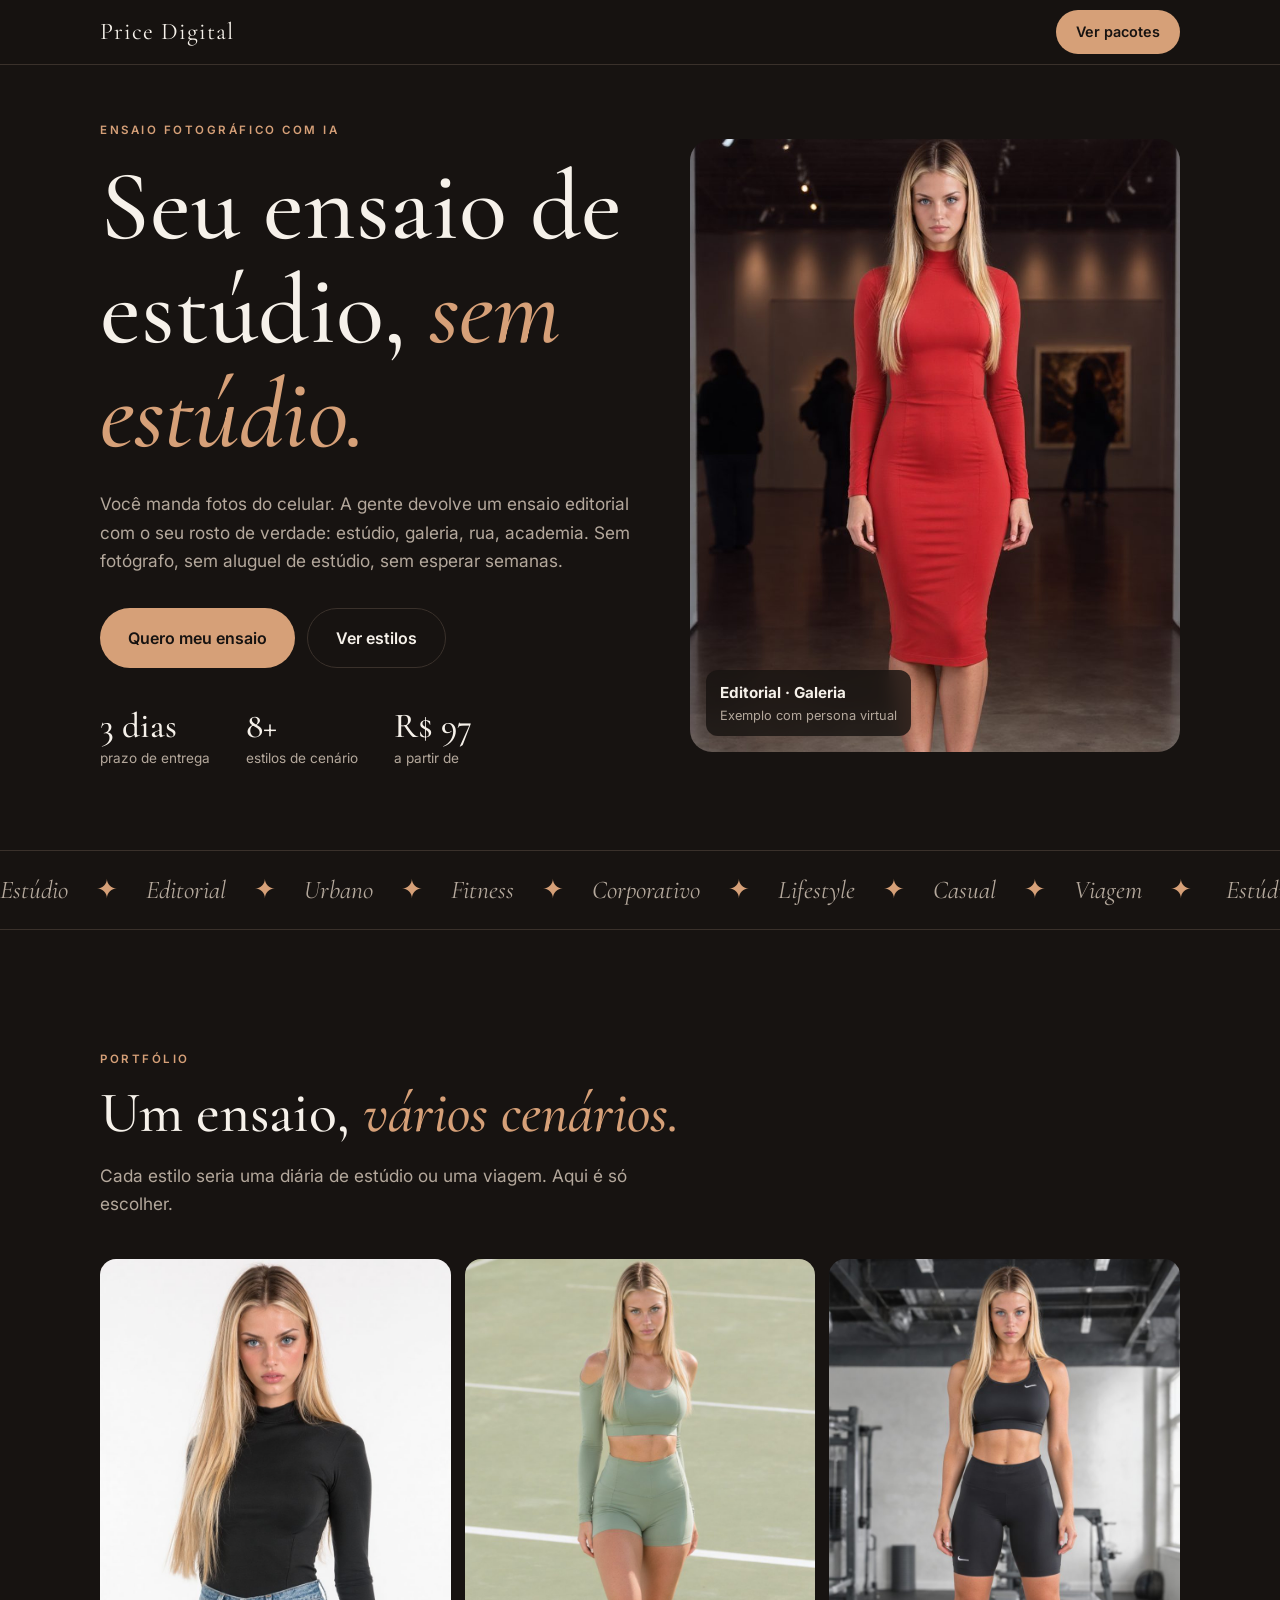
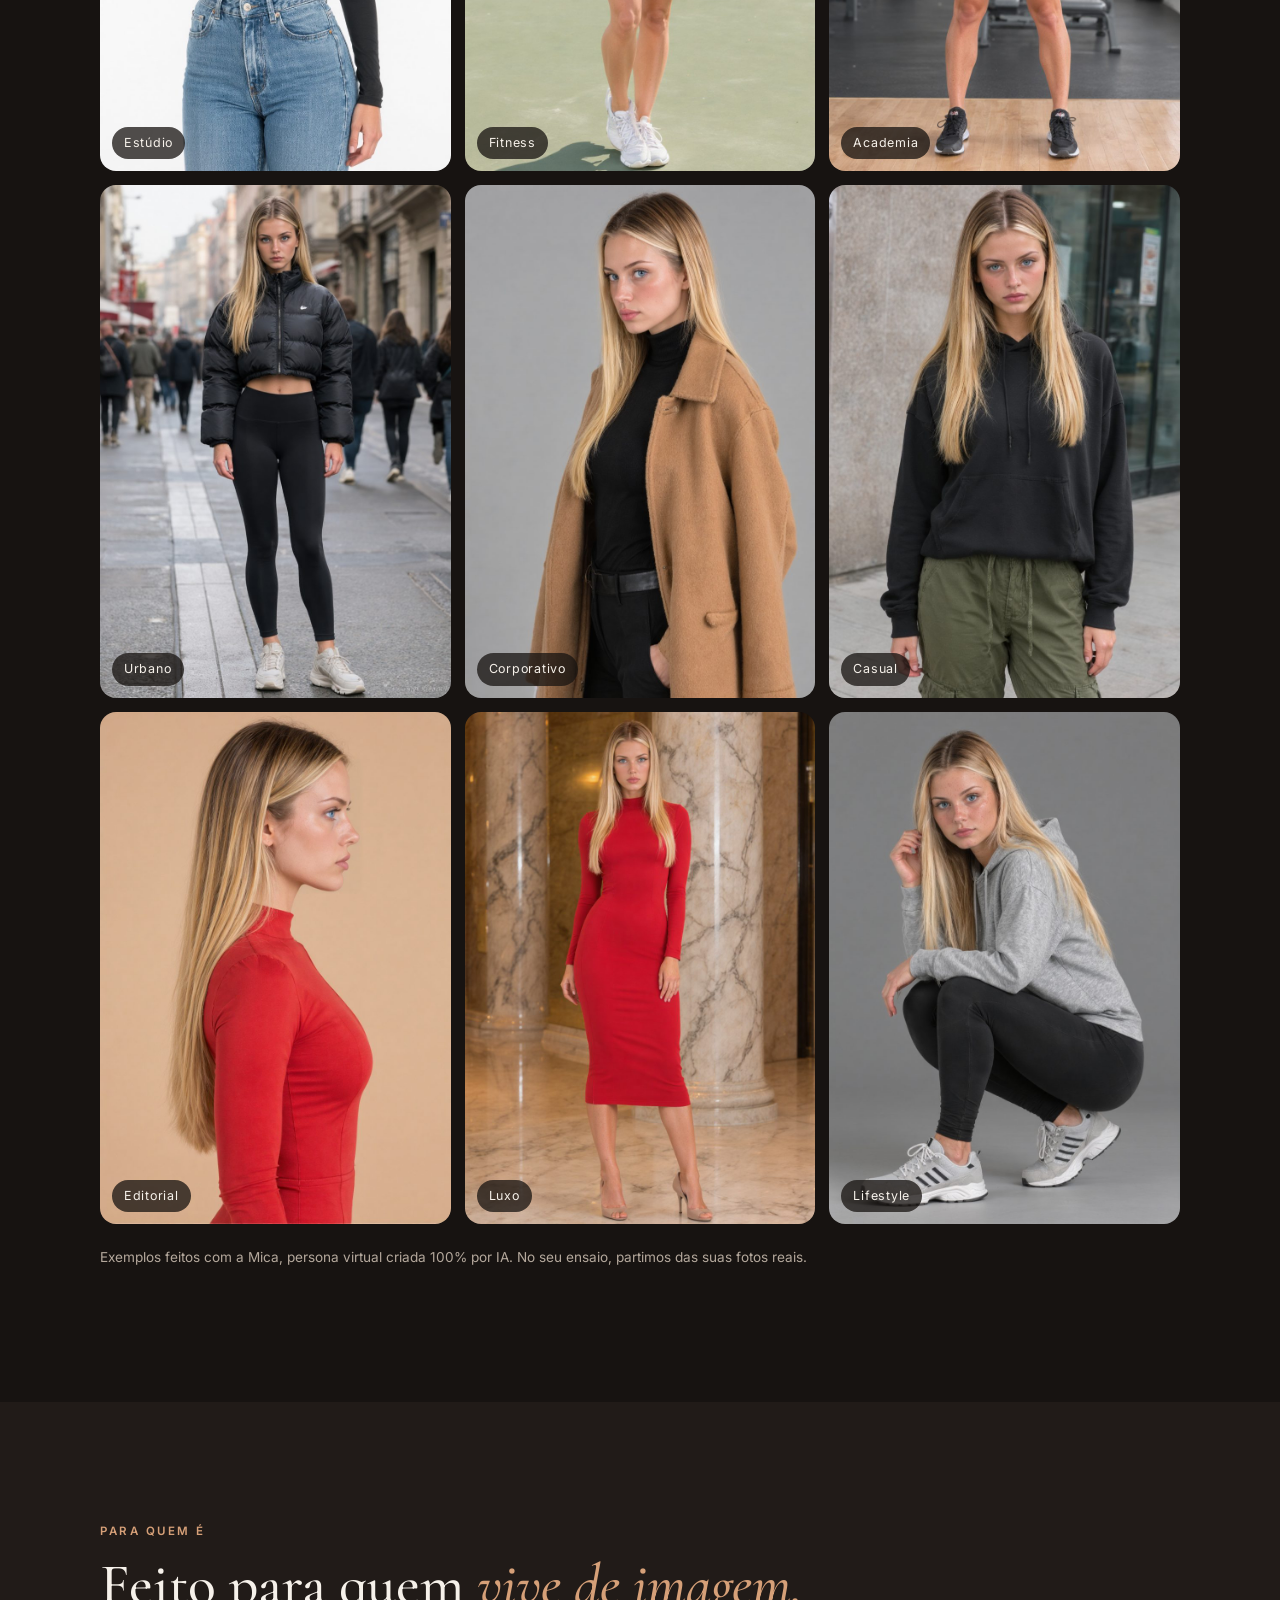
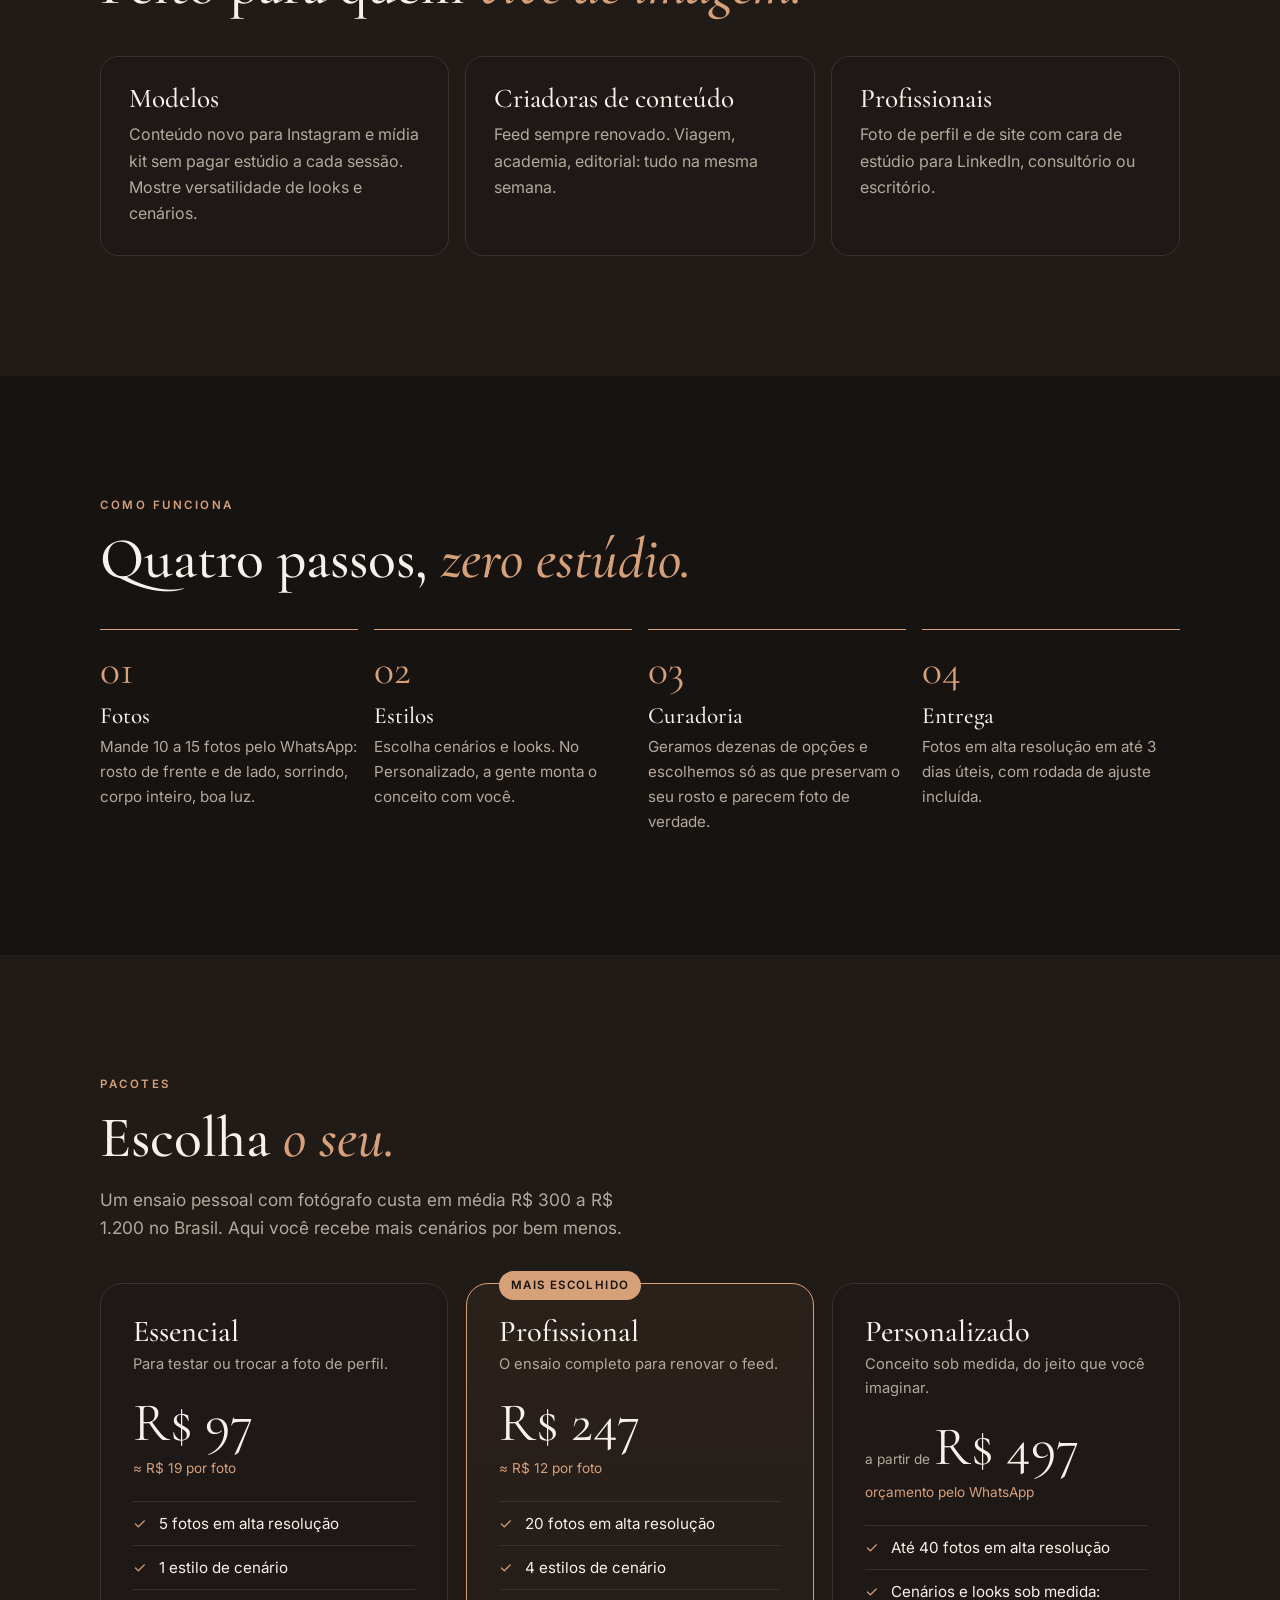
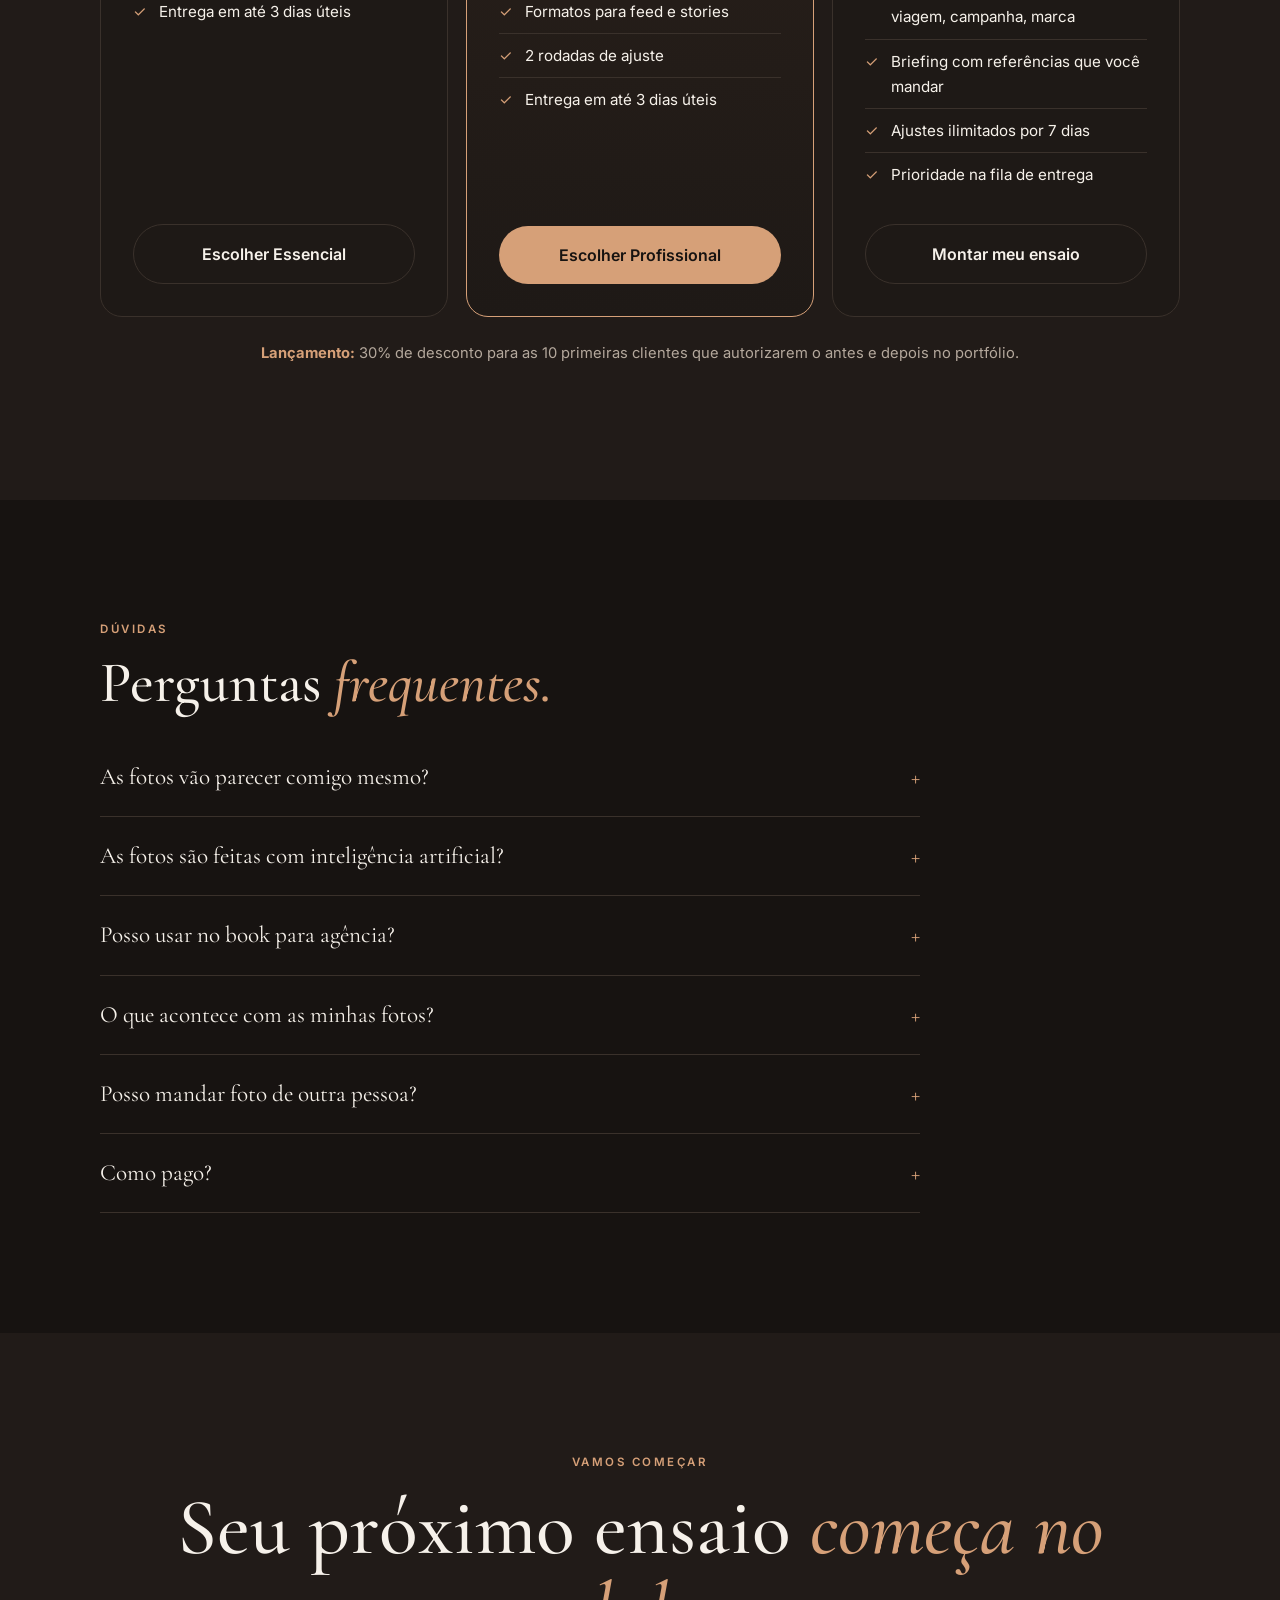
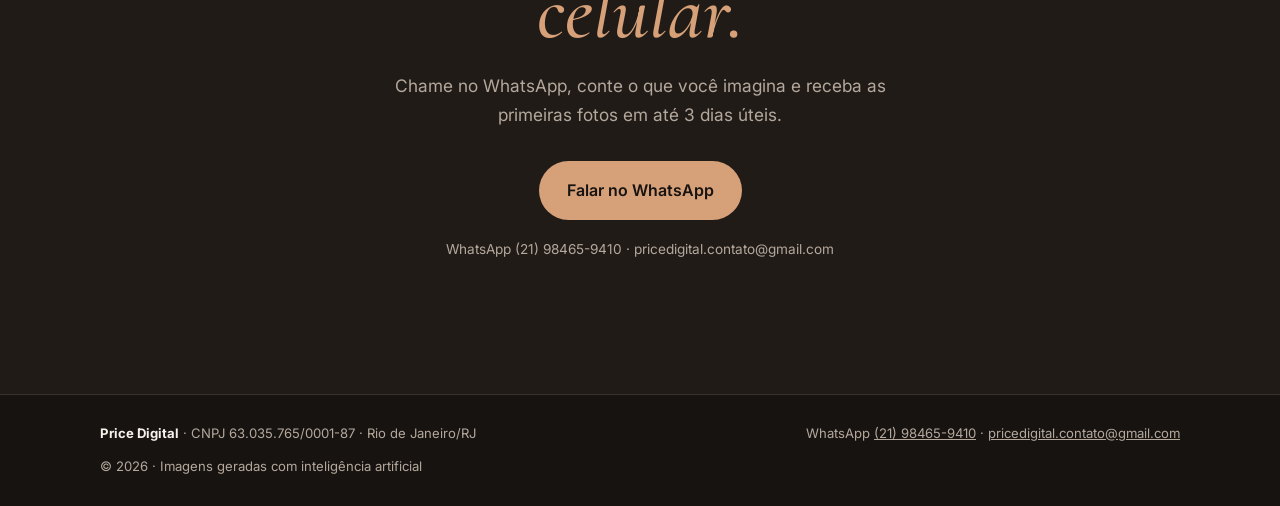
<file: index.html>
<!doctype html>
<html lang="pt-BR">
<head>
<meta charset="utf-8">
<meta name="viewport" content="width=device-width,initial-scale=1,viewport-fit=cover">
<title>Ensaio Fotográfico com IA para Modelos e Criadoras | Price Digital</title>
<meta name="description" content="Ensaio fotográfico profissional com inteligência artificial a partir das suas fotos. Estúdio, editorial, urbano e fitness. Entrega em até 3 dias úteis, a partir de R$ 97.">
<link rel="canonical" href="https://beprice-dev.github.io/ensaio-ia/">
<meta name="theme-color" content="#171311">
<meta property="og:type" content="website">
<meta property="og:locale" content="pt_BR">
<meta property="og:site_name" content="Price Digital">
<meta property="og:title" content="Seu ensaio de estúdio, sem estúdio">
<meta property="og:description" content="Ensaio fotográfico com IA para modelos e criadoras de conteúdo. Fotos editoriais com o seu rosto, em até 3 dias úteis.">
<meta property="og:url" content="https://beprice-dev.github.io/ensaio-ia/">
<meta property="og:image" content="https://beprice-dev.github.io/ensaio-ia/img/og.jpg">
<meta property="og:image:width" content="1200">
<meta property="og:image:height" content="630">
<meta name="twitter:card" content="summary_large_image">
<script type="application/ld+json">
{"@context":"https://schema.org","@type":"Service","name":"Ensaio fotográfico com IA","serviceType":"Ensaio fotográfico com inteligência artificial","areaServed":"BR","provider":{"@type":"Organization","name":"Price Digital","taxID":"63.035.765/0001-87","email":"pricedigital.contato@gmail.com","telephone":"+55-21-98465-9410","address":{"@type":"PostalAddress","addressLocality":"Rio de Janeiro","addressRegion":"RJ","addressCountry":"BR"},"url":"https://beprice-dev.github.io/ensaio-ia/"},
"offers":[{"@type":"Offer","name":"Essencial","price":"97","priceCurrency":"BRL"},{"@type":"Offer","name":"Profissional","price":"247","priceCurrency":"BRL"},{"@type":"Offer","name":"Personalizado","price":"497","priceCurrency":"BRL"}]}
</script>
<link rel="preconnect" href="https://fonts.googleapis.com">
<link rel="preconnect" href="https://fonts.gstatic.com" crossorigin>
<link href="https://fonts.googleapis.com/css2?family=Cormorant+Garamond:ital,wght@0,500;1,500&family=Inter:wght@400;500;600&display=swap" rel="stylesheet">
<style>
:root{--bg:#171311;--bg2:#211b18;--ink:#f6f1ea;--mute:#b4a89c;--line:#3a312b;--gold:#d6a078;--card:#1e1916}
*{box-sizing:border-box}
html{scroll-behavior:smooth}
body{margin:0;background:var(--bg);color:var(--ink);font:16px/1.65 Inter,system-ui,sans-serif;-webkit-font-smoothing:antialiased}
img{max-width:100%;display:block}
a{color:inherit}
.in{max-width:1120px;margin:0 auto;padding-inline:20px}
.serif{font-family:"Cormorant Garamond",Georgia,serif;font-weight:500}
.kick{text-transform:uppercase;letter-spacing:.22em;font-size:.72rem;color:var(--gold);font-weight:600;margin:0 0 14px}
h1,h2,h3{font-family:"Cormorant Garamond",Georgia,serif;font-weight:500;line-height:1.05;margin:0}
h2{font-size:clamp(2.2rem,5.5vw,3.6rem);margin-bottom:18px}
h2 em,h1 em{color:var(--gold)}
section{padding-block:clamp(64px,10vw,120px)}
.lead{color:var(--mute);font-size:1.08rem;max-width:560px}
.btn{display:inline-flex;align-items:center;gap:10px;background:var(--gold);color:#171311;padding:16px 28px;border-radius:999px;text-decoration:none;font-weight:600;transition:transform .2s}
.btn:hover{transform:translateY(-2px)}
.btn.ghost{background:none;color:var(--ink);border:1px solid var(--line)}

/* nav */
nav{position:sticky;top:env(safe-area-inset-top,0px);z-index:9;background:rgba(23,19,17,.85);backdrop-filter:blur(10px);border-bottom:1px solid var(--line)}
nav .in{display:flex;justify-content:space-between;align-items:center;height:64px}
.logo{font-family:"Cormorant Garamond",serif;font-size:1.5rem;letter-spacing:.04em;text-decoration:none}
nav .btn{padding:10px 20px;font-size:.9rem}

/* hero */
.hero{display:grid;grid-template-columns:1.05fr .95fr;gap:48px;align-items:center;padding-block:56px 80px}
.hero h1{font-size:clamp(3rem,8vw,6.2rem)}
.hero .lead{margin:24px 0 32px}
.hero-img{position:relative;border-radius:22px;overflow:hidden;aspect-ratio:4/5}
.hero-img img{width:100%;height:100%;object-fit:cover;object-position:top}
.badge{position:absolute;left:16px;bottom:16px;background:rgba(23,19,17,.8);backdrop-filter:blur(8px);padding:10px 14px;border-radius:12px;font-size:.8rem;color:var(--mute)}
.badge b{color:var(--ink);display:block;font-size:.95rem}
.ctas{display:flex;gap:12px;flex-wrap:wrap}
.stats{display:flex;gap:36px;margin-top:40px;flex-wrap:wrap}
.stats b{font-family:"Cormorant Garamond",serif;font-size:2.2rem;font-weight:500;display:block;line-height:1}
.stats span{color:var(--mute);font-size:.85rem}

/* marquee */
.marq{border-block:1px solid var(--line);overflow:hidden;white-space:nowrap;padding-block:18px}
.marq div{display:inline-block;animation:m 30s linear infinite;font-family:"Cormorant Garamond",serif;font-size:1.6rem;font-style:italic;color:var(--mute)}
.marq span{margin-inline:28px;color:var(--gold);font-style:normal}
@keyframes m{to{transform:translateX(-50%)}}
@media (prefers-reduced-motion:reduce){.marq div{animation:none}}

/* galeria */
.gal{columns:3 260px;column-gap:14px;margin-top:40px}
.gal figure{margin:0 0 14px;break-inside:avoid;position:relative;border-radius:16px;overflow:hidden}
.gal img{width:100%;transition:transform .6s}
.gal figure:hover img{transform:scale(1.04)}
.gal figcaption{position:absolute;left:12px;bottom:12px;background:rgba(23,19,17,.75);padding:6px 12px;border-radius:999px;font-size:.78rem;letter-spacing:.06em}
.cap{color:var(--mute);font-size:.85rem;margin-top:8px}

/* para quem */
.alt{background:var(--bg2)}
.grid{display:grid;gap:16px;grid-template-columns:repeat(auto-fit,minmax(240px,1fr));margin-top:40px}
.card{background:var(--card);border:1px solid var(--line);border-radius:18px;padding:28px}
.card h3{font-size:1.7rem;margin-bottom:8px}
.card p{color:var(--mute);margin:0}

/* passos */
.steps{display:grid;gap:16px;grid-template-columns:repeat(auto-fit,minmax(220px,1fr));margin-top:40px;counter-reset:s}
.step{border-top:1px solid var(--gold);padding-top:20px;counter-increment:s}
.step::before{content:"0" counter(s);font-family:"Cormorant Garamond",serif;font-size:2.6rem;color:var(--gold);display:block;line-height:1;margin-bottom:12px}
.step h3{font-size:1.45rem;margin-bottom:6px}
.step p{color:var(--mute);margin:0;font-size:.95rem}

/* preços */
.prices{display:grid;gap:18px;grid-template-columns:repeat(auto-fit,minmax(270px,1fr));margin-top:40px;align-items:stretch}
.plan{background:var(--card);border:1px solid var(--line);border-radius:22px;padding:32px;display:flex;flex-direction:column}
.plan.hi{background:linear-gradient(180deg,#2b211b,#1e1916);border:1.5px solid var(--gold);position:relative}
.plan .tag{position:absolute;top:-13px;left:32px;background:var(--gold);color:#171311;font-size:.72rem;font-weight:600;letter-spacing:.12em;text-transform:uppercase;padding:5px 12px;border-radius:999px}
.plan h3{font-size:1.9rem}
.plan .sub{color:var(--mute);font-size:.92rem;margin:4px 0 20px}
.amt{font-family:"Cormorant Garamond",serif;font-size:3.4rem;line-height:1}
.amt small{font-family:Inter,sans-serif;font-size:.85rem;color:var(--mute)}
.per{color:var(--gold);font-size:.85rem;margin:6px 0 22px}
.plan ul{list-style:none;padding:0;margin:0 0 28px;flex:1}
.plan li{padding:9px 0 9px 26px;border-top:1px solid var(--line);position:relative;font-size:.95rem}
.plan li::before{content:"✓";position:absolute;left:0;color:var(--gold)}
.plan .btn{justify-content:center}
.launch{margin-top:24px;text-align:center;color:var(--mute);font-size:.92rem}
.launch b{color:var(--gold)}

/* faq */
details{border-bottom:1px solid var(--line);padding:20px 0}
summary{cursor:pointer;font-family:"Cormorant Garamond",serif;font-size:1.45rem;list-style:none;display:flex;justify-content:space-between;gap:16px}
summary::after{content:"+";color:var(--gold)}
details[open] summary::after{content:"–"}
details p{color:var(--mute);margin:12px 0 0;max-width:720px}
.faq{max-width:820px;margin-top:24px}

/* cta final */
.final{text-align:center}
.final h2{font-size:clamp(2.6rem,7vw,5rem)}
.final .lead{margin:0 auto 32px}
footer{border-top:1px solid var(--line);padding-block:28px calc(28px + env(safe-area-inset-bottom,0px));color:var(--mute);font-size:.82rem}
footer .in{display:flex;justify-content:space-between;flex-wrap:wrap;gap:12px}

@media (max-width:820px){
  .hero{grid-template-columns:1fr;padding-top:32px}
  .hero-img{order:-1;aspect-ratio:4/5;max-height:70vh}
  nav .btn{display:none}
}
</style>
</head>
<body>

<nav><div class="in">
  <a class="logo" href="#">Price Digital</a>
  <a class="btn" href="#pacotes">Ver pacotes</a>
</div></nav>

<header class="in hero">
  <div>
    <p class="kick">Ensaio fotográfico com IA</p>
    <h1>Seu ensaio de estúdio, <em>sem estúdio.</em></h1>
    <p class="lead">Você manda fotos do celular. A gente devolve um ensaio editorial com o seu rosto de verdade: estúdio, galeria, rua, academia. Sem fotógrafo, sem aluguel de estúdio, sem esperar semanas.</p>
    <div class="ctas">
      <a class="btn" href="#contato">Quero meu ensaio</a>
      <a class="btn ghost" href="#estilos">Ver estilos</a>
    </div>
    <div class="stats">
      <div><b>3 dias</b><span>prazo de entrega</span></div>
      <div><b>8+</b><span>estilos de cenário</span></div>
      <div><b>R$ 97</b><span>a partir de</span></div>
    </div>
  </div>
  <div class="hero-img">
    <img src="img/hero.jpg" alt="Modelo de vestido vermelho em galeria de arte, ensaio editorial gerado com IA" fetchpriority="high">
    <div class="badge"><b>Editorial · Galeria</b>Exemplo com persona virtual</div>
  </div>
</header>

<div class="marq" aria-hidden="true"><div>
  Estúdio<span>✦</span>Editorial<span>✦</span>Urbano<span>✦</span>Fitness<span>✦</span>Corporativo<span>✦</span>Lifestyle<span>✦</span>Casual<span>✦</span>Viagem<span>✦</span>
  Estúdio<span>✦</span>Editorial<span>✦</span>Urbano<span>✦</span>Fitness<span>✦</span>Corporativo<span>✦</span>Lifestyle<span>✦</span>Casual<span>✦</span>Viagem<span>✦</span>
</div></div>

<section id="estilos" class="in">
  <p class="kick">Portfólio</p>
  <h2>Um ensaio, <em>vários cenários.</em></h2>
  <p class="lead">Cada estilo seria uma diária de estúdio ou uma viagem. Aqui é só escolher.</p>
  <div class="gal">
    <figure><img src="img/estudio.jpg" alt="Retrato em estúdio com fundo branco, blusa preta e jeans" loading="lazy"><figcaption>Estúdio</figcaption></figure>
    <figure><img src="img/urbano.jpg" alt="Foto externa em rua europeia com jaqueta puffer" loading="lazy"><figcaption>Urbano</figcaption></figure>
    <figure><img src="img/perfil.jpg" alt="Perfil com blusa vermelha em fundo bege" loading="lazy"><figcaption>Editorial</figcaption></figure>
    <figure><img src="img/fitness.jpg" alt="Conjunto fitness verde em quadra de tênis" loading="lazy"><figcaption>Fitness</figcaption></figure>
    <figure><img src="img/corporativo.jpg" alt="Retrato com casaco caramelo em fundo cinza" loading="lazy"><figcaption>Corporativo</figcaption></figure>
    <figure><img src="img/galeria.jpg" alt="Vestido vermelho em saguão de mármore" loading="lazy"><figcaption>Luxo</figcaption></figure>
    <figure><img src="img/academia.jpg" alt="Look de academia em estúdio de treino" loading="lazy"><figcaption>Academia</figcaption></figure>
    <figure><img src="img/casual.jpg" alt="Moletom preto e calça cargo na rua" loading="lazy"><figcaption>Casual</figcaption></figure>
    <figure><img src="img/lifestyle.jpg" alt="Pose agachada com moletom cinza em estúdio" loading="lazy"><figcaption>Lifestyle</figcaption></figure>
  </div>
  <p class="cap">Exemplos feitos com a Mica, persona virtual criada 100% por IA. No seu ensaio, partimos das suas fotos reais.</p>
</section>

<section class="alt"><div class="in">
  <p class="kick">Para quem é</p>
  <h2>Feito para quem <em>vive de imagem.</em></h2>
  <div class="grid">
    <div class="card"><h3>Modelos</h3><p>Conteúdo novo para Instagram e mídia kit sem pagar estúdio a cada sessão. Mostre versatilidade de looks e cenários.</p></div>
    <div class="card"><h3>Criadoras de conteúdo</h3><p>Feed sempre renovado. Viagem, academia, editorial: tudo na mesma semana.</p></div>
    <div class="card"><h3>Profissionais</h3><p>Foto de perfil e de site com cara de estúdio para LinkedIn, consultório ou escritório.</p></div>
  </div>
</div></section>

<section class="in">
  <p class="kick">Como funciona</p>
  <h2>Quatro passos, <em>zero estúdio.</em></h2>
  <div class="steps">
    <div class="step"><h3>Fotos</h3><p>Mande 10 a 15 fotos pelo WhatsApp: rosto de frente e de lado, sorrindo, corpo inteiro, boa luz.</p></div>
    <div class="step"><h3>Estilos</h3><p>Escolha cenários e looks. No Personalizado, a gente monta o conceito com você.</p></div>
    <div class="step"><h3>Curadoria</h3><p>Geramos dezenas de opções e escolhemos só as que preservam o seu rosto e parecem foto de verdade.</p></div>
    <div class="step"><h3>Entrega</h3><p>Fotos em alta resolução em até 3 dias úteis, com rodada de ajuste incluída.</p></div>
  </div>
</section>

<section id="pacotes" class="alt"><div class="in">
  <p class="kick">Pacotes</p>
  <h2>Escolha <em>o seu.</em></h2>
  <p class="lead">Um ensaio pessoal com fotógrafo custa em média R$ 300 a R$ 1.200 no Brasil. Aqui você recebe mais cenários por bem menos.</p>
  <div class="prices">
    <div class="plan">
      <h3>Essencial</h3>
      <p class="sub">Para testar ou trocar a foto de perfil.</p>
      <div class="amt">R$ 97</div>
      <p class="per">≈ R$ 19 por foto</p>
      <ul><li>5 fotos em alta resolução</li><li>1 estilo de cenário</li><li>Entrega em até 3 dias úteis</li></ul>
      <a class="btn ghost" href="#contato">Escolher Essencial</a>
    </div>
    <div class="plan hi">
      <span class="tag">Mais escolhido</span>
      <h3>Profissional</h3>
      <p class="sub">O ensaio completo para renovar o feed.</p>
      <div class="amt">R$ 247</div>
      <p class="per">≈ R$ 12 por foto</p>
      <ul><li>20 fotos em alta resolução</li><li>4 estilos de cenário</li><li>Formatos para feed e stories</li><li>2 rodadas de ajuste</li><li>Entrega em até 3 dias úteis</li></ul>
      <a class="btn" href="#contato">Escolher Profissional</a>
    </div>
    <div class="plan">
      <h3>Personalizado</h3>
      <p class="sub">Conceito sob medida, do jeito que você imaginar.</p>
      <div class="amt"><small>a partir de </small>R$ 497</div>
      <p class="per">orçamento pelo WhatsApp</p>
      <ul><li>Até 40 fotos em alta resolução</li><li>Cenários e looks sob medida: viagem, campanha, marca</li><li>Briefing com referências que você mandar</li><li>Ajustes ilimitados por 7 dias</li><li>Prioridade na fila de entrega</li></ul>
      <a class="btn ghost" href="#contato">Montar meu ensaio</a>
    </div>
  </div>
  <p class="launch"><b>Lançamento:</b> 30% de desconto para as 10 primeiras clientes que autorizarem o antes e depois no portfólio.</p>
</div></section>

<section class="in">
  <p class="kick">Dúvidas</p>
  <h2>Perguntas <em>frequentes.</em></h2>
  <div class="faq">
    <details><summary>As fotos vão parecer comigo mesmo?</summary><p>Esse é o foco. Partimos das suas fotos reais e descartamos qualquer resultado em que você não se reconheça. Se algo não ficar fiel, entra na rodada de ajuste.</p></details>
    <details><summary>As fotos são feitas com inteligência artificial?</summary><p>Sim, e somos transparentes sobre isso. Ao publicar no Instagram, a plataforma pode mostrar o selo "Info de IA".</p></details>
    <details><summary>Posso usar no book para agência?</summary><p>Para Instagram, mídia kit e divulgação, sim. Agências de modelo costumam pedir polaroids reais sem edição, então mantenha essas à parte.</p></details>
    <details><summary>O que acontece com as minhas fotos?</summary><p>São usadas só para o seu ensaio e apagadas em até 30 dias após a entrega. Nada vai para o portfólio sem a sua autorização por escrito.</p></details>
    <details><summary>Posso mandar foto de outra pessoa?</summary><p>Não. Só fazemos ensaio da própria pessoa que contrata, maior de idade e com autorização assinada.</p></details>
    <details><summary>Como pago?</summary><p>Pix. Metade para começar e metade na entrega.</p></details>
  </div>
</section>

<section id="contato" class="alt final"><div class="in">
  <p class="kick">Vamos começar</p>
  <h2>Seu próximo ensaio <em>começa no celular.</em></h2>
  <p class="lead">Chame no WhatsApp, conte o que você imagina e receba as primeiras fotos em até 3 dias úteis.</p>
  <a class="btn" href="https://wa.me/5521984659410?text=Oi!%20Quero%20saber%20sobre%20o%20ensaio%20com%20IA">Falar no WhatsApp</a>
  <p class="cap" style="margin-top:18px">WhatsApp (21) 98465-9410 · pricedigital.contato@gmail.com</p>
</div></section>

<footer><div class="in">
  <span><b style="color:var(--ink)">Price Digital</b> · CNPJ 63.035.765/0001-87 · Rio de Janeiro/RJ</span>
  <span>WhatsApp <a href="https://wa.me/5521984659410">(21) 98465-9410</a> · <a href="mailto:pricedigital.contato@gmail.com">pricedigital.contato@gmail.com</a></span>
  <span>© 2026 · Imagens geradas com inteligência artificial</span>
</div></footer>

</body>
</html>
</file>
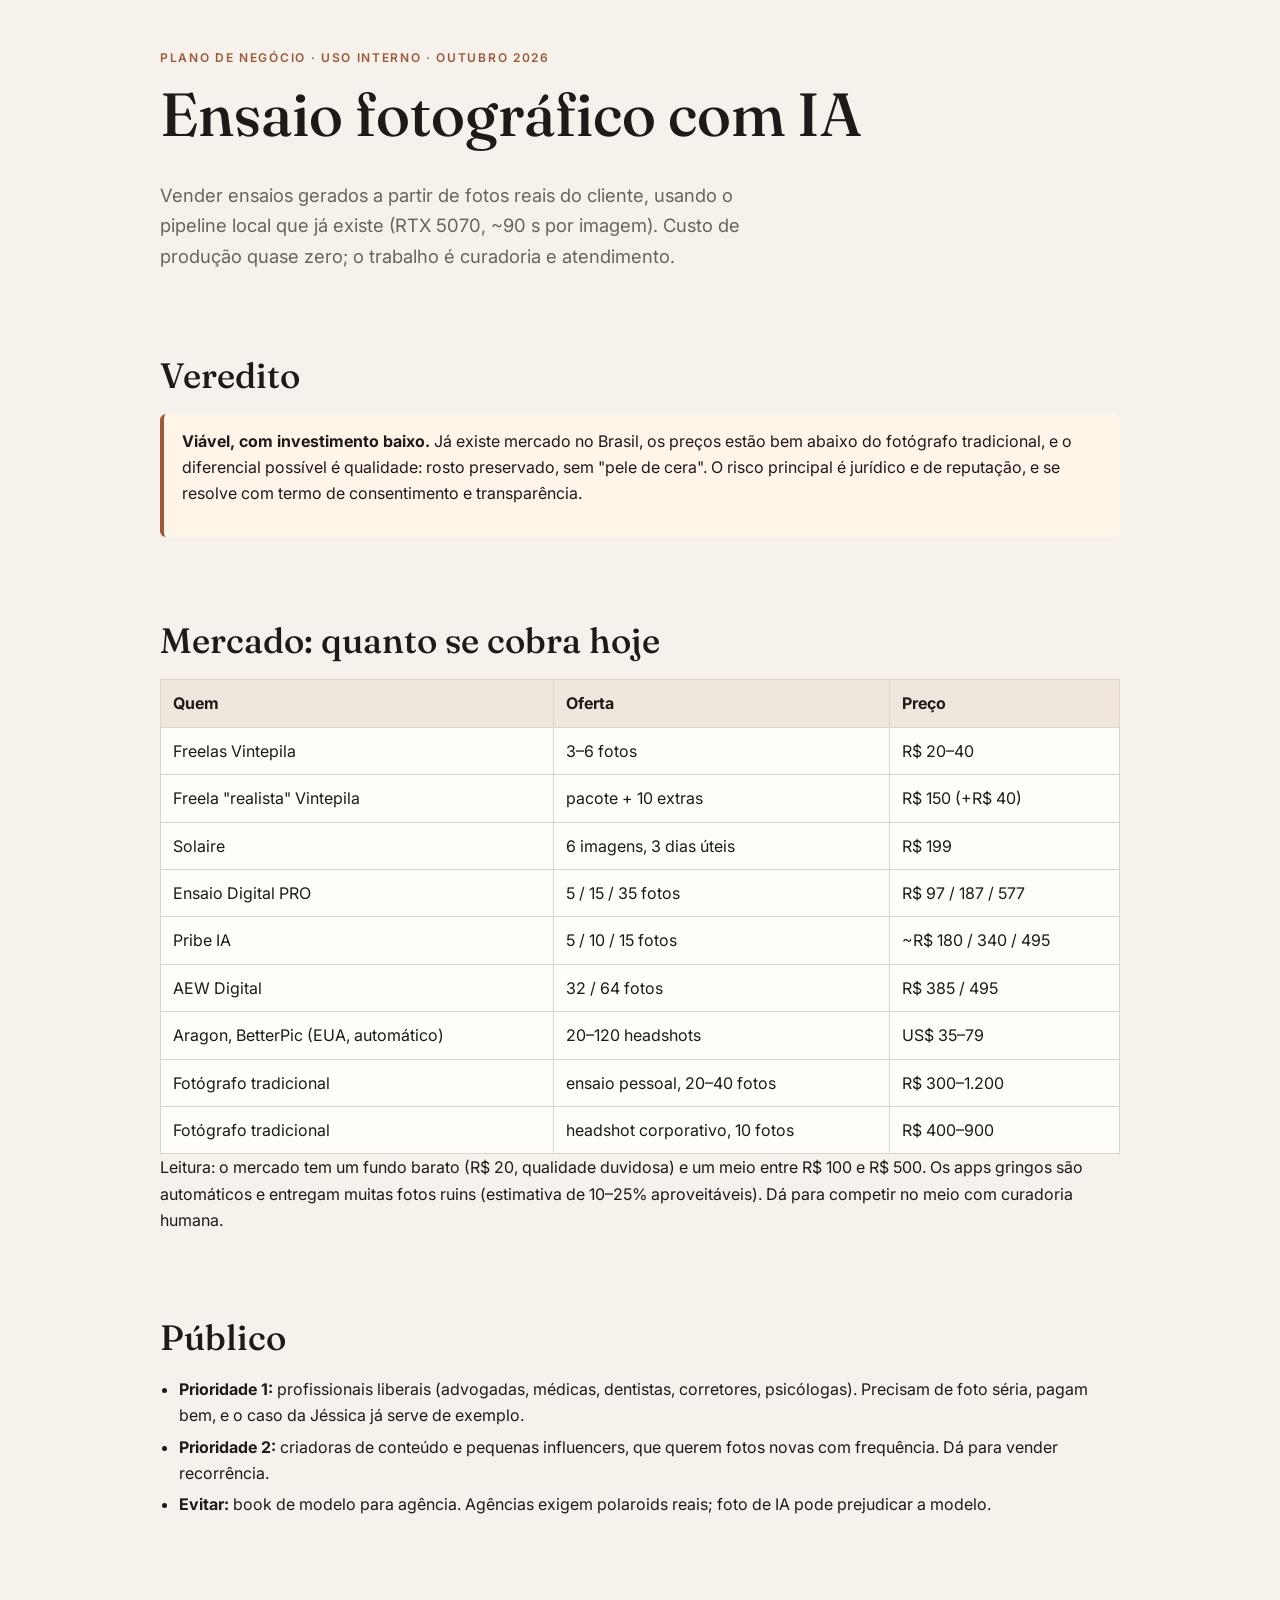
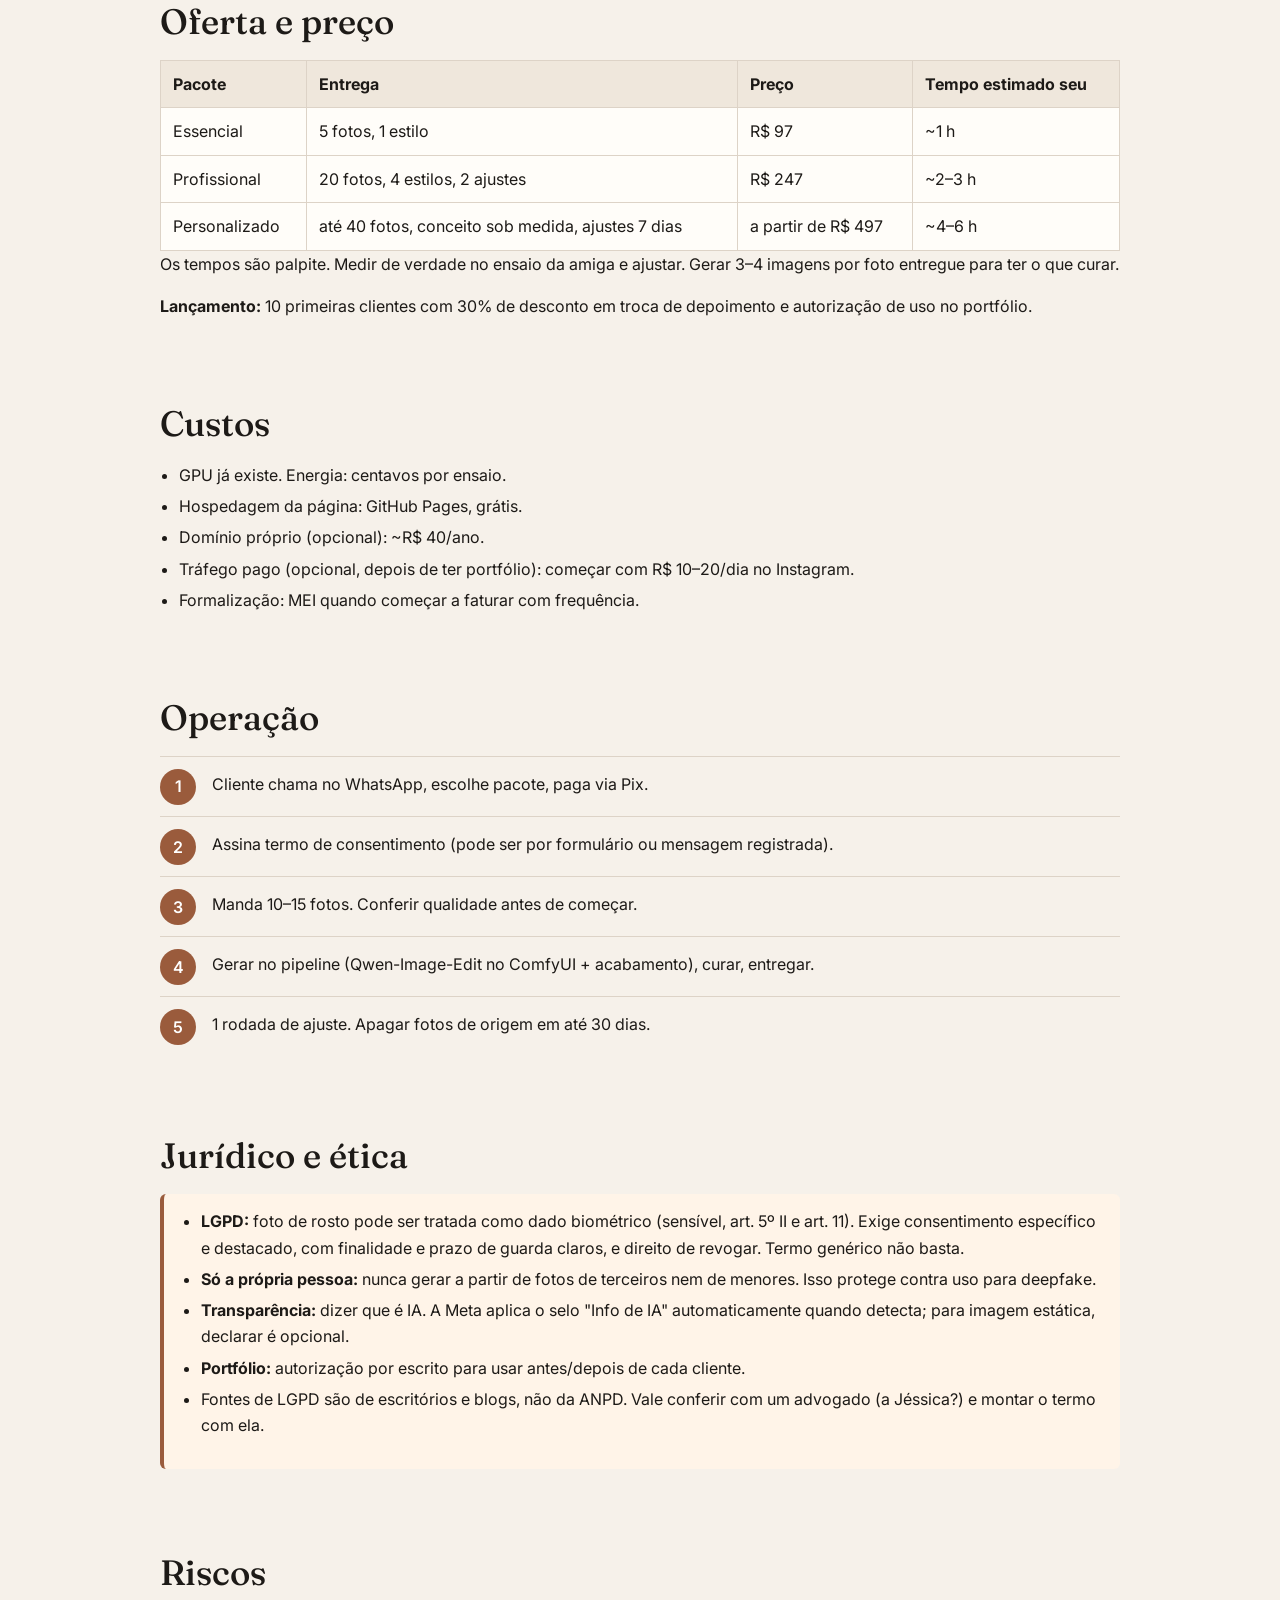
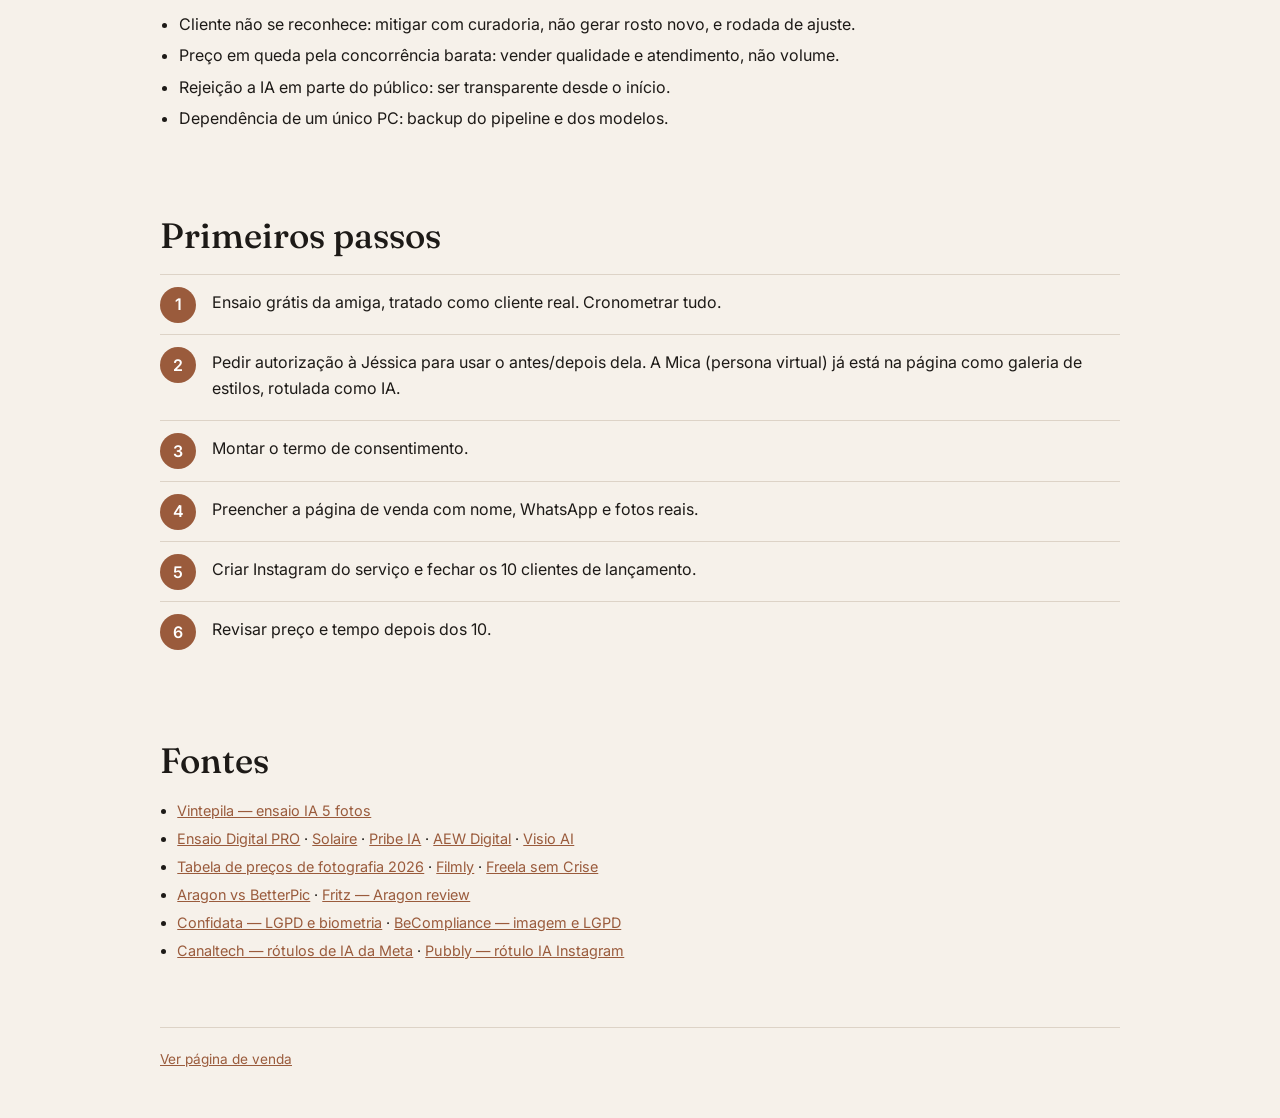
<file: plano.html>
<!doctype html>
<html lang="pt-BR">
<head>
<meta charset="utf-8">
<meta name="viewport" content="width=device-width,initial-scale=1">
<meta name="robots" content="noindex">
<title>Plano — Ensaio com IA</title>
<link rel="preconnect" href="https://fonts.googleapis.com">
<link href="https://fonts.googleapis.com/css2?family=Fraunces:opsz,wght@9..144,500&family=Inter:wght@400;600&display=swap" rel="stylesheet">
<link rel="stylesheet" href="style.css">
</head>
<body>
<div class="wrap">

<p class="kick">Plano de negócio · uso interno · outubro 2026</p>
<h1>Ensaio fotográfico com IA</h1>
<p class="lead">Vender ensaios gerados a partir de fotos reais do cliente, usando o pipeline local que já existe (RTX 5070, ~90 s por imagem). Custo de produção quase zero; o trabalho é curadoria e atendimento.</p>

<h2>Veredito</h2>
<div class="note"><p><strong>Viável, com investimento baixo.</strong> Já existe mercado no Brasil, os preços estão bem abaixo do fotógrafo tradicional, e o diferencial possível é qualidade: rosto preservado, sem "pele de cera". O risco principal é jurídico e de reputação, e se resolve com termo de consentimento e transparência.</p></div>

<h2>Mercado: quanto se cobra hoje</h2>
<div class="tbl"><table>
<tr><th>Quem</th><th>Oferta</th><th>Preço</th></tr>
<tr><td>Freelas Vintepila</td><td>3–6 fotos</td><td>R$ 20–40</td></tr>
<tr><td>Freela "realista" Vintepila</td><td>pacote + 10 extras</td><td>R$ 150 (+R$ 40)</td></tr>
<tr><td>Solaire</td><td>6 imagens, 3 dias úteis</td><td>R$ 199</td></tr>
<tr><td>Ensaio Digital PRO</td><td>5 / 15 / 35 fotos</td><td>R$ 97 / 187 / 577</td></tr>
<tr><td>Pribe IA</td><td>5 / 10 / 15 fotos</td><td>~R$ 180 / 340 / 495</td></tr>
<tr><td>AEW Digital</td><td>32 / 64 fotos</td><td>R$ 385 / 495</td></tr>
<tr><td>Aragon, BetterPic (EUA, automático)</td><td>20–120 headshots</td><td>US$ 35–79</td></tr>
<tr><td>Fotógrafo tradicional</td><td>ensaio pessoal, 20–40 fotos</td><td>R$ 300–1.200</td></tr>
<tr><td>Fotógrafo tradicional</td><td>headshot corporativo, 10 fotos</td><td>R$ 400–900</td></tr>
</table></div>
<p>Leitura: o mercado tem um fundo barato (R$ 20, qualidade duvidosa) e um meio entre R$ 100 e R$ 500. Os apps gringos são automáticos e entregam muitas fotos ruins (estimativa de 10–25% aproveitáveis). Dá para competir no meio com curadoria humana.</p>

<h2>Público</h2>
<ul>
  <li><strong>Prioridade 1:</strong> profissionais liberais (advogadas, médicas, dentistas, corretores, psicólogas). Precisam de foto séria, pagam bem, e o caso da Jéssica já serve de exemplo.</li>
  <li><strong>Prioridade 2:</strong> criadoras de conteúdo e pequenas influencers, que querem fotos novas com frequência. Dá para vender recorrência.</li>
  <li><strong>Evitar:</strong> book de modelo para agência. Agências exigem polaroids reais; foto de IA pode prejudicar a modelo.</li>
</ul>

<h2>Oferta e preço</h2>
<div class="tbl"><table>
<tr><th>Pacote</th><th>Entrega</th><th>Preço</th><th>Tempo estimado seu</th></tr>
<tr><td>Essencial</td><td>5 fotos, 1 estilo</td><td>R$ 97</td><td>~1 h</td></tr>
<tr><td>Profissional</td><td>20 fotos, 4 estilos, 2 ajustes</td><td>R$ 247</td><td>~2–3 h</td></tr>
<tr><td>Personalizado</td><td>até 40 fotos, conceito sob medida, ajustes 7 dias</td><td>a partir de R$ 497</td><td>~4–6 h</td></tr>
</table></div>
<p>Os tempos são palpite. Medir de verdade no ensaio da amiga e ajustar. Gerar 3–4 imagens por foto entregue para ter o que curar.</p>
<p><strong>Lançamento:</strong> 10 primeiras clientes com 30% de desconto em troca de depoimento e autorização de uso no portfólio.</p>

<h2>Custos</h2>
<ul>
  <li>GPU já existe. Energia: centavos por ensaio.</li>
  <li>Hospedagem da página: GitHub Pages, grátis.</li>
  <li>Domínio próprio (opcional): ~R$ 40/ano.</li>
  <li>Tráfego pago (opcional, depois de ter portfólio): começar com R$ 10–20/dia no Instagram.</li>
  <li>Formalização: MEI quando começar a faturar com frequência.</li>
</ul>

<h2>Operação</h2>
<ol class="steps">
  <li>Cliente chama no WhatsApp, escolhe pacote, paga via Pix.</li>
  <li>Assina termo de consentimento (pode ser por formulário ou mensagem registrada).</li>
  <li>Manda 10–15 fotos. Conferir qualidade antes de começar.</li>
  <li>Gerar no pipeline (Qwen-Image-Edit no ComfyUI + acabamento), curar, entregar.</li>
  <li>1 rodada de ajuste. Apagar fotos de origem em até 30 dias.</li>
</ol>

<h2>Jurídico e ética</h2>
<div class="note"><ul>
  <li><strong>LGPD:</strong> foto de rosto pode ser tratada como dado biométrico (sensível, art. 5º II e art. 11). Exige consentimento específico e destacado, com finalidade e prazo de guarda claros, e direito de revogar. Termo genérico não basta.</li>
  <li><strong>Só a própria pessoa:</strong> nunca gerar a partir de fotos de terceiros nem de menores. Isso protege contra uso para deepfake.</li>
  <li><strong>Transparência:</strong> dizer que é IA. A Meta aplica o selo "Info de IA" automaticamente quando detecta; para imagem estática, declarar é opcional.</li>
  <li><strong>Portfólio:</strong> autorização por escrito para usar antes/depois de cada cliente.</li>
  <li>Fontes de LGPD são de escritórios e blogs, não da ANPD. Vale conferir com um advogado (a Jéssica?) e montar o termo com ela.</li>
</ul></div>

<h2>Riscos</h2>
<ul>
  <li>Cliente não se reconhece: mitigar com curadoria, não gerar rosto novo, e rodada de ajuste.</li>
  <li>Preço em queda pela concorrência barata: vender qualidade e atendimento, não volume.</li>
  <li>Rejeição a IA em parte do público: ser transparente desde o início.</li>
  <li>Dependência de um único PC: backup do pipeline e dos modelos.</li>
</ul>

<h2>Primeiros passos</h2>
<ol class="steps">
  <li>Ensaio grátis da amiga, tratado como cliente real. Cronometrar tudo.</li>
  <li>Pedir autorização à Jéssica para usar o antes/depois dela. A Mica (persona virtual) já está na página como galeria de estilos, rotulada como IA.</li>
  <li>Montar o termo de consentimento.</li>
  <li>Preencher a página de venda com nome, WhatsApp e fotos reais.</li>
  <li>Criar Instagram do serviço e fechar os 10 clientes de lançamento.</li>
  <li>Revisar preço e tempo depois dos 10.</li>
</ol>

<h2>Fontes</h2>
<ul style="font-size:.9rem">
  <li><a href="https://www.vintepila.com.br/servicos/design-grafico/eu-vou-fazer-ensaio-fotografico-com-ia-5-fotos-por-20/">Vintepila — ensaio IA 5 fotos</a></li>
  <li><a href="https://ensaiodigitalpro.com/">Ensaio Digital PRO</a> · <a href="https://www.birosolaire.com.br/ensaio_fotografico_ai">Solaire</a> · <a href="https://www.perlaribeiro.com.br/">Pribe IA</a> · <a href="https://aewdigital.com.br/ensaio-fotografico-com-ia/">AEW Digital</a> · <a href="https://visioai.app/pt-br/ensaio-fotografico-ia/">Visio AI</a></li>
  <li><a href="https://agnaldoteixeira.com.br/guias/tabela-de-precos-fotografia-2026/">Tabela de preços de fotografia 2026</a> · <a href="https://filmly.com.br/guia/quanto-cobrar-ensaio-fotografico">Filmly</a> · <a href="https://www.freelasemcrise.com.br/quanto-cobrar/ensaio-fotografico-corporativo">Freela sem Crise</a></li>
  <li><a href="https://www.headshots.com/blog/aragon-vs-betterpic/">Aragon vs BetterPic</a> · <a href="https://fritz.ai/aragon-ai-review/">Fritz — Aragon review</a></li>
  <li><a href="https://confidata.com.br/blog/lgpd-dados-biometricos-reconhecimento-facial-digital">Confidata — LGPD e biometria</a> · <a href="https://becompliance.com/lgpd-e-o-uso-de-imagem-e-voz-sao-dados-pessoais-sensiveis-entenda-o-risco/">BeCompliance — imagem e LGPD</a></li>
  <li><a href="https://canaltech.com.br/redes-sociais/meta-ajusta-rotulos-de-ia-em-imagens-editadas-no-facebook-e-instagram/">Canaltech — rótulos de IA da Meta</a> · <a href="https://pubbly.com.br/blog/rotulo-de-ia-no-instagram/">Pubbly — rótulo IA Instagram</a></li>
</ul>

<footer><a href="index.html">Ver página de venda</a></footer>
</div>
</body>
</html>
</file>
<file: style.css>
:root{--bg:#f6f1ea;--ink:#1d1a17;--mute:#6b625a;--line:#ddd3c7;--card:#fffdf9;--acc:#9a5b3c;--acc2:#2f3a33}
*{box-sizing:border-box}
body{margin:0;background:var(--bg);color:var(--ink);font:16px/1.65 "Inter",system-ui,sans-serif;padding-inline:16px}
.wrap{max-width:960px;margin:0 auto;padding-block:48px}
h1,h2,h3{font-family:"Fraunces",Georgia,serif;font-weight:500;line-height:1.15;margin:0 0 .5em}
h1{font-size:clamp(2.2rem,6vw,3.8rem)}
h2{font-size:clamp(1.6rem,4vw,2.2rem);margin-top:2.4em}
h3{font-size:1.25rem}
p{margin:0 0 1em}
a{color:var(--acc)}
.kick{text-transform:uppercase;letter-spacing:.14em;font-size:.75rem;color:var(--acc);font-weight:600}
.lead{font-size:1.15rem;color:var(--mute);max-width:640px}
.btn{display:inline-block;background:var(--acc2);color:#fff;padding:14px 26px;border-radius:999px;text-decoration:none;font-weight:600}
.grid{display:grid;gap:16px;grid-template-columns:repeat(auto-fit,minmax(240px,1fr))}
.card{background:var(--card);border:1px solid var(--line);border-radius:14px;padding:22px}
.card.hi{border:2px solid var(--acc)}
.price{font-family:"Fraunces",Georgia,serif;font-size:2.2rem}
.price small{font-size:.9rem;color:var(--mute);font-family:Inter,sans-serif}
ul{padding-left:1.2em;margin:0 0 1em}
li{margin-bottom:.3em}
.ph{aspect-ratio:3/4;border-radius:12px;background:repeating-linear-gradient(45deg,#e8dfd3,#e8dfd3 10px,#efe7dc 10px,#efe7dc 20px);display:grid;place-items:center;color:var(--mute);font-size:.85rem;text-align:center;padding:8px}
.gal{display:grid;gap:12px;grid-template-columns:repeat(auto-fill,minmax(150px,1fr))}
.gal figure{margin:0}
.gal img{width:100%;aspect-ratio:3/4;object-fit:cover;border-radius:12px;display:block}
.gal figcaption{font-size:.85rem;color:var(--mute);margin-top:6px}
.cap{font-size:.85rem;color:var(--mute);margin-top:12px}
.steps{counter-reset:s;list-style:none;padding:0}
.steps li{counter-increment:s;padding:14px 0 14px 52px;position:relative;border-top:1px solid var(--line)}
.steps li::before{content:counter(s);position:absolute;left:0;top:12px;width:36px;height:36px;border-radius:50%;background:var(--acc);color:#fff;display:grid;place-items:center;font-weight:600}
.tbl{overflow-x:auto}
table{border-collapse:collapse;width:100%;min-width:520px;background:var(--card)}
th,td{border:1px solid var(--line);padding:10px 12px;text-align:left;vertical-align:top}
th{background:#efe7dc}
.note{background:#fff4e8;border-left:4px solid var(--acc);padding:14px 18px;border-radius:6px}
footer{margin-top:64px;color:var(--mute);font-size:.85rem;border-top:1px solid var(--line);padding-top:20px}
</file>
